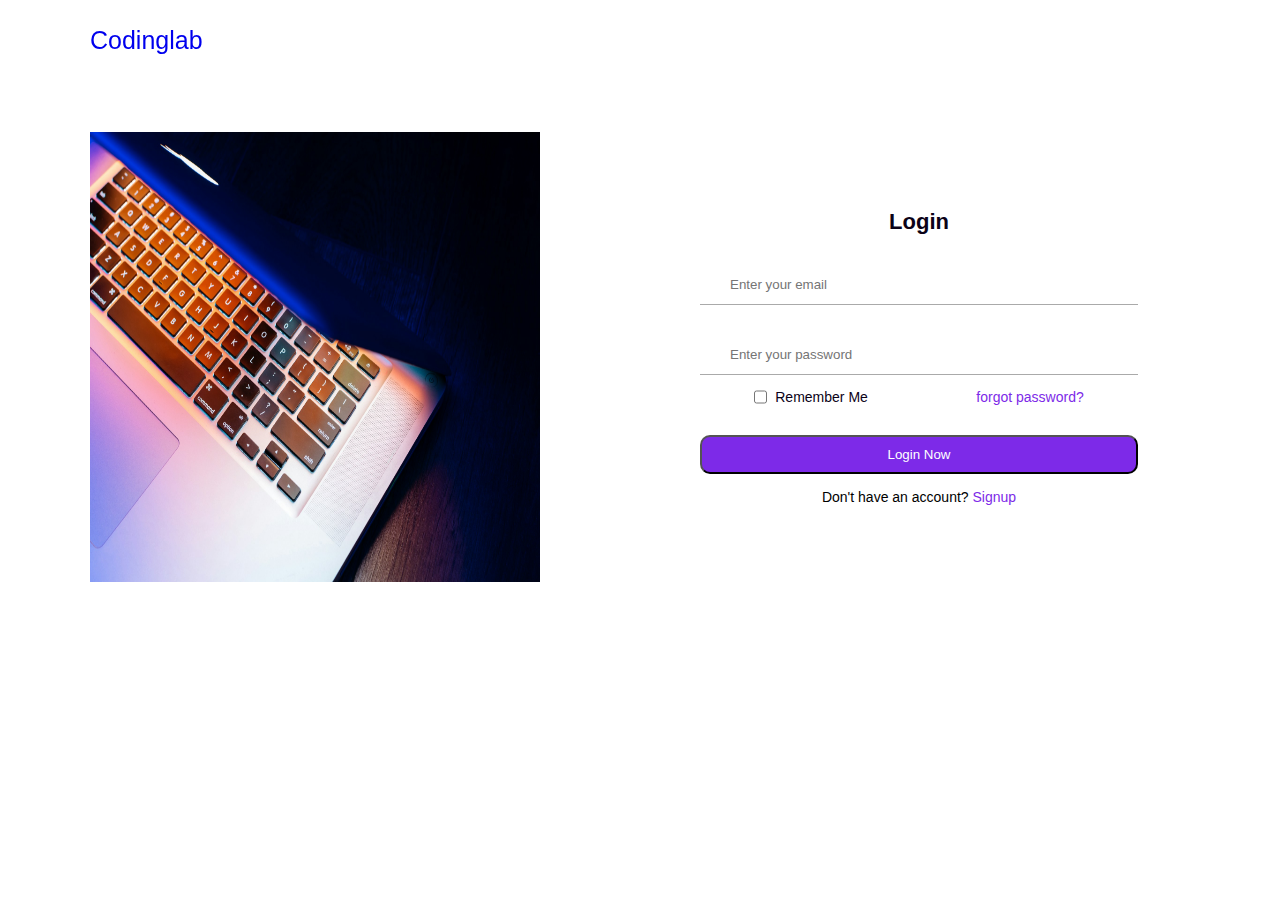
<file: login-page.html>
<! DOCTYPE html>
    <html lang="en">

    <head>
        <meta chaset="UTF-8" />
        <meta http-equiv="X-UA-Compatible" content="IE=edge" />
        <meta name="viewport" content="width=device-width, initial-scale=1.0" />
        <title>Login</title>
        <link rel="stylesheet" href="index.html">
        <link rel="stylesheet" href="login.css" />
        <link rel="stylesheet" href="signup-page.html" />
        <link rel="stylesheet" href="https://cdn.jsdelivr.net/npm/boxicons@latest/css/boxicons.min.css" />
    </head>

    <body>
        <header class="header">
            <nav class="nav">
                <a href="index.html" class="nav_logo">Codinglab</a>
            </nav>
        </header>

        <section>
            <div class="login">
                <div class="login_container">
                    <div class="img_container">
                        <img src="./public/bg4.jpg"
                        alt="bg" />
                    </div>
                    <div class="form_container">


                        <!-- <i class="bx bx-x  form_close"></i> -->

                        <!-- Login Form -->
                        <div class="form login_form">
                        <form action="#">
                            <h2>Login</h2>
                            <div class="input_box">
                                <input type="email" placeholder="Enter your email" required>
                                <i class="uil uil-envelope-alt email"></i>
                            </div>
                            <div class="input_box">
                                <input type="password" placeholder="Enter your password" required>
                                <i class="uil uil-lock password"></i>
                            <i class="uil uil-eye-slash pw_hide"></i>
                            </div>
                            <div class="option_field">
                                <span class="checkbox">
                                    <input type="checkbox" id="check">
                                    <label for="check">Remember Me</label>
                                </span>
                                <a href="#" class="forgot_pw">forgot password?</a>
                            </div>
                            <button type="button" class="button">Login Now</button>

                            <div class="login_signup">Don't have an account?
                                <a href="signup-page.html" id="signup">Signup</a>
                            </div>
                        </form>
                        </div>
                    </div>
                </div>
            </div>
        </section>

        <script src="script.js"></script>
    </body>

    </html>
</file>
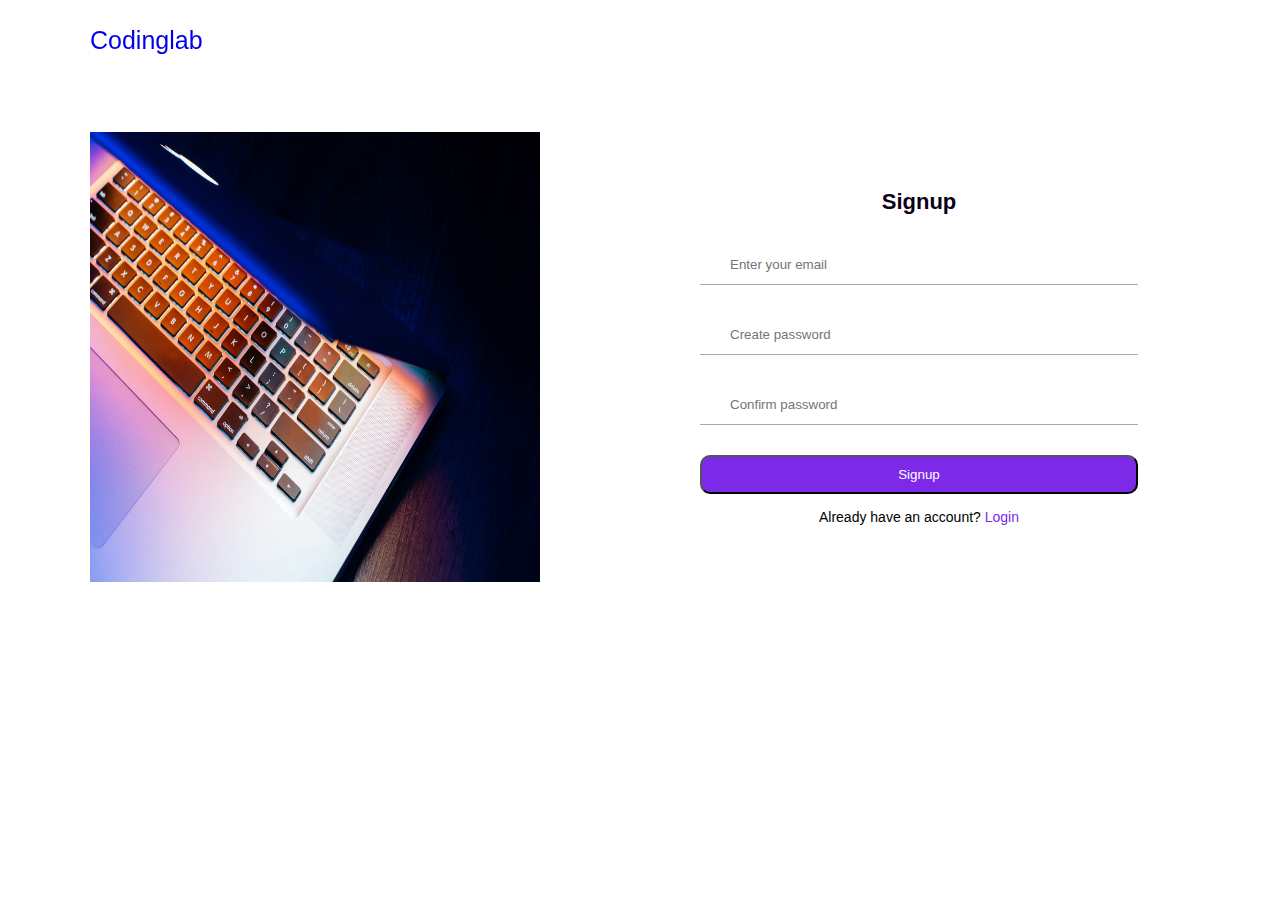
<file: signup-page.html>
<! DOCTYPE html>
    <html lang="en">

    <head>
        <meta chaset="UTF-8" />
        <meta http-equiv="X-UA-Compatible" content="IE=edge" />
        <meta name="viewport" content="width=device-width, initial-scale=1.0" />
        <title>Signup</title>
        <link rel="stylesheet" href="index.html">
        <link rel="stylesheet" href="login.css" />
        <link rel="stylesheet" href="login-page.html" />
        <link rel="stylesheet" href="https://cdn.jsdelivr.net/npm/boxicons@latest/css/boxicons.min.css" />
    </head>

    <body>
        <header class="header">
            <nav class="nav">
                <a href="index.html" class="nav_logo">Codinglab</a>
            </nav>
        </header>

        <section>
            <div class="login">
                <div class="login_container">
                    <div class="img_container">
                        <img src="./public/bg4.jpg"
                        alt="bg" />
                    </div>
                    <div class="form_container">


                        <!-- <i class="bx bx-x  form_close"></i> -->

                        <!-- Signup Form -->
                        <div class="form login_form" id="signup">

                            <form action="#">
                                <h2>Signup</h2>
                                <div class="input_box">
                                    <input type="email" placeholder="Enter your email" required="">
                                    <i class="uil uil-envelope-alt email"></i>
                                </div>
                                <div class="input_box">
                                    <input type="password" placeholder="Create password" required="">
                                    <i class="uil uil-lock password"></i>
                                    <i class="uil uil-eye-slash pw_hide"></i>
                                </div>
                                <div class="input_box">
                                    <input type="password" placeholder="Confirm password" required="">
                                    <i class="uil uil-lock password"></i>
                                    <i class="uil uil-eye-slash pw_hide"></i>
                                </div>
                                <button type="button" class="button">Signup</button>

                                <div class="login_signup">Already have an account?
                                    <a href="login-page.html" id="login">Login</a>
                                </div>
                            </form>
                        </div>
                    </div>
                </div>
            </div>
        </section>

        <script src="script.js"></script>
    </body>

    </html>
</file>
<file: login.css>
* {
  padding: 0;
  margin: 0;
  box-sizing: border-box;
  font-family: "Segoe UI", Tahoma, Geneva, Verdana, sans-serif;
}
a {
  text-decoration: none;
}

.header {
  position: fixed;
  height: 80px;
  width: 100%;
  top: 0;
  left: 0;
  right: 0;
  z-index: 100;
  padding: 0 7px;
}

.nav,
.login {
  max-width: 1100px;
  width: 100%;
  margin: 0 auto;
}
.nav {
  display: flex;
  height: 100%;
  align-items: center;
  justify-content: space-between;
}
.nav_logo {
  font-size: 25px;
}

section {
  position: relative;
  top: 100px;
  left: 0;
}
.login_container {
  display: grid;
  grid-template-columns: repeat(2, 1fr);
  gap: 1rem;
  margin-top: 2rem;
  align-items: center;
}
.img_container img {
  width: 450px;
  height: 450px;
}
.signup_form {
  display: none;
}
.form_container.active .signup_form {
  display: block;
}
.form_container.active .login_form {
  display: none;
}
/*.form_close {
  position: absolute;
  top: 20px;
  right: 20px;
  color: #0b0217;
  font-size: 22px;
  opacity: 0.7;
  cursor: pointer;
}*/

.login_container .form_container {
    padding: 0 52px;
}

.form_container h2 {
  font-size: 22px;
  color: #0b0217;
  display: flex;
  justify-content: center;
  align-items: center;
}
.input_box {
  position: relative;
  margin-top: 30px;
  width: 100%;
  height: 40px;
}

.input_box input {
  height: 100%;
  width: 100%;
  border: none;
  outline: none;
  padding: 0 30px;
  color: #333;
  transition: all 0.2s ease;
  border-bottom: 1.5px solid #aaaaaa;
}
.input_box input:focus {
  border-color: #7d2ae8;
}
.input_box i {
  position: absolute;
  top: 50%;
  transform: translateY(-50%);
  font-size: 20px;
  color: #707070;
}
.input_box i .email,
.input_box i .password {
  left: 0;
}
.input_box input:focus ~ i .email {
  border-color: #7d2ae8;
}
.input_box i .pw_hide {
  right: 0;
  font-size: 18px;
  cursor: pointer;
}
.option_field {
  margin-top: 14px;
  display: flex;
  justify-content: space-around;
  align-items: center;
}
.form_container a {
  color: #7d2ae8;
  font-size: 14px;
}
.form_container a:hover {
  text-decoration: underline;
}
.checkbox {
  display: flex;
  column-gap: 8px;
  white-space: nowrap;
}
.checkbox input {
  accent-color: #7d2ae8;
}
.checkbox label {
  font-size: 14px;
  cursor: pointer;
  user-select: none;
  color: #0b0217;
}
.form_container .button {
  background: #7d2ae8;
  color: #fff;
  margin-top: 30px;
  width: 100%;
  padding: 10px 0;
  border-radius: 10px;
}
.login_signup {
  font-size: 14px;
  text-align: center;
  margin-top: 15px;
}
</file>
